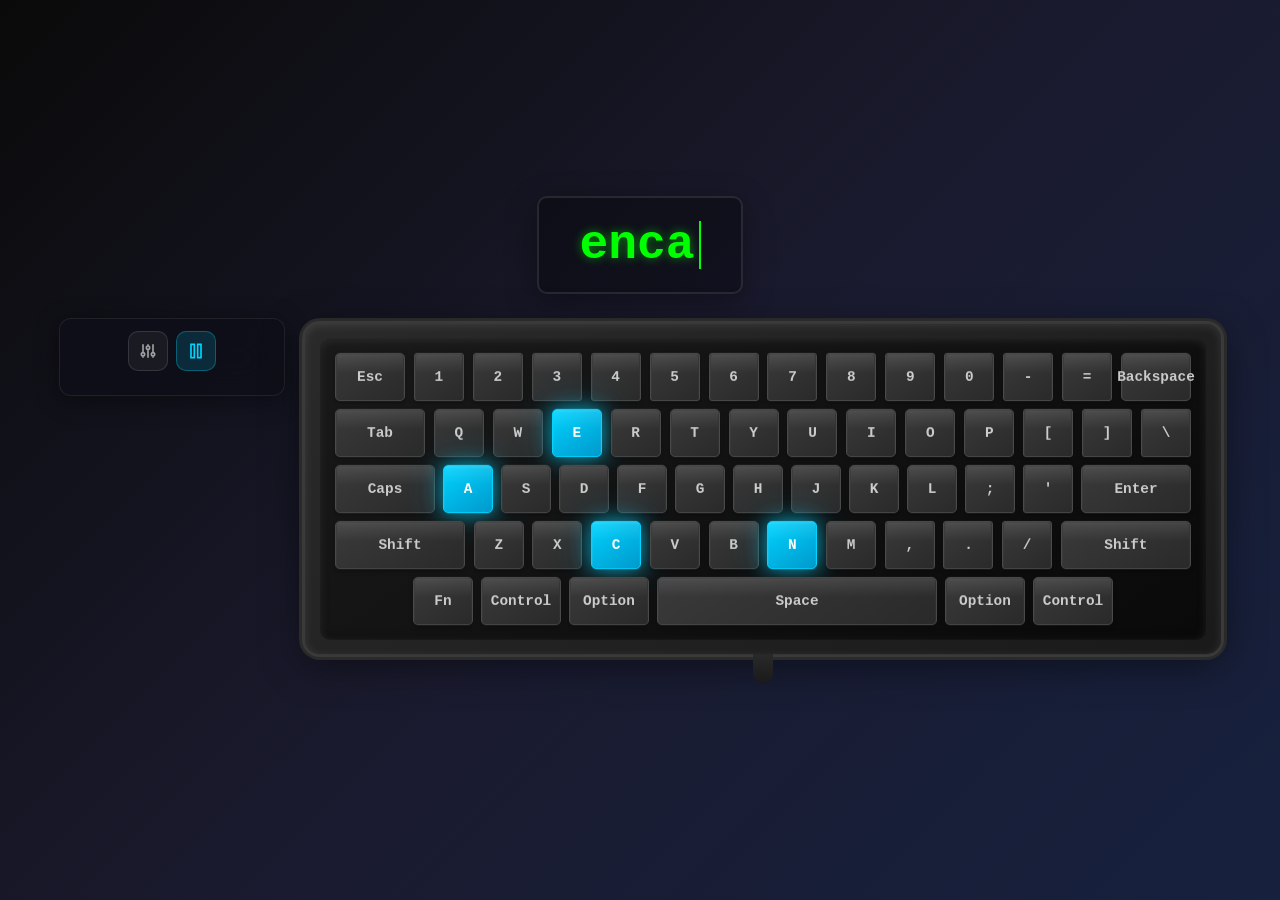
<file: keyboard-222-words/index.html>
<!DOCTYPE html>
<html lang="zh-CN">
<head>
    <meta charset="UTF-8">
    <meta name="viewport" content="width=device-width, initial-scale=1.0">
    <title>222 Words</title>
    <link rel="stylesheet" href="styles.css">
</head>
<body>
    <div class="container">
        <div class="word-display-wrapper">
            <div class="word-display" id="wordDisplay">
                <span id="wordContent"></span>
                <span id="cursor"></span>
                <div class="search-input-wrapper" id="searchInputWrapper">
                    <input type="text" id="searchInput" placeholder="" autocomplete="off" spellcheck="false">
                    <span id="inputCursor"></span>
                </div>
            </div>
            <button class="search-toggle-btn" id="searchToggleBtn" title="展开/折叠搜索结果">
                <svg viewBox="0 0 24 24" fill="none" stroke="currentColor" stroke-width="2">
                    <polyline points="6 9 12 15 18 9"/>
                </svg>
            </button>
            <div class="search-results" id="searchResults"></div>
        </div>

        <div class="main-area">
            <div class="controls-sidebar collapsed" id="controlsSidebar">
                <div class="top-buttons">
                    <button class="toggle-btn" id="toggleBtn" title="展开/折叠设置">
                        <svg viewBox="0 0 24 24" fill="none" stroke="currentColor" stroke-width="2">
                            <path d="M12 6V4m0 2a2 2 0 100 4m0-4a2 2 0 110 4m-6 8a2 2 0 100-4m0 4a2 2 0 110-4m0 4v2m0-6V4m6 6v10m6-2a2 2 0 100-4m0 4a2 2 0 110-4m0 4v2m0-6V4"/>
                        </svg>
                    </button>
                    <button class="toggle-btn play-pause-btn" id="playPauseBtn" title="暂停/启动">
                        <svg id="playIcon" viewBox="0 0 24 24" fill="none" stroke="currentColor" stroke-width="2">
                            <rect x="6" y="4" width="4" height="16"/>
                            <rect x="14" y="4" width="4" height="16"/>
                        </svg>
                    </button>
                </div>
                <div class="controls-content" id="controlsContent">
                    <div class="control-item">
                        <label for="typingSpeed">输入速度</label>
                        <div class="slider-wrapper">
                            <input id="typingSpeed" type="range" min="80" max="520" step="10" value="300">
                            <output id="typingSpeedValue">300ms</output>
                        </div>
                    </div>
                    <div class="control-item">
                        <label for="deleteSpeed">删除速度</label>
                        <div class="slider-wrapper">
                            <input id="deleteSpeed" type="range" min="60" max="420" step="10" value="200">
                            <output id="deleteSpeedValue">200ms</output>
                        </div>
                    </div>
                    <div class="control-item">
                        <label for="pauseDelay">停顿时间</label>
                        <div class="slider-wrapper">
                            <input id="pauseDelay" type="range" min="100" max="1500" step="50" value="700">
                            <output id="pauseDelayValue">700ms</output>
                        </div>
                    </div>
                </div>
            </div>
            
            <div class="keyboard-wrapper">
                <div class="keyboard-frame">
                    <div class="keyboard-body">
                        <div class="keyboard-row">
                            <div class="key key-long" data-key="escape">Esc</div>
                            <div class="key key-round" data-key="1">1</div>
                            <div class="key key-round" data-key="2">2</div>
                            <div class="key key-round" data-key="3">3</div>
                            <div class="key key-round" data-key="4">4</div>
                            <div class="key key-round" data-key="5">5</div>
                            <div class="key key-round" data-key="6">6</div>
                            <div class="key key-round" data-key="7">7</div>
                            <div class="key key-round" data-key="8">8</div>
                            <div class="key key-round" data-key="9">9</div>
                            <div class="key key-round" data-key="0">0</div>
                            <div class="key key-round" data-key="-">-</div>
                            <div class="key key-round" data-key="=">=</div>
                            <div class="key key-long" data-key="backspace">Backspace</div>
                        </div>
                        <div class="keyboard-row">
                            <div class="key key-tab" data-key="tab">Tab</div>
                            <div class="key" data-key="q">Q</div>
                            <div class="key" data-key="w">W</div>
                            <div class="key" data-key="e">E</div>
                            <div class="key" data-key="r">R</div>
                            <div class="key" data-key="t">T</div>
                            <div class="key" data-key="y">Y</div>
                            <div class="key" data-key="u">U</div>
                            <div class="key" data-key="i">I</div>
                            <div class="key" data-key="o">O</div>
                            <div class="key" data-key="p">P</div>
                            <div class="key key-round" data-key="[">[</div>
                            <div class="key key-round" data-key="]">]</div>
                            <div class="key key-round" data-key="\\">\</div>
                        </div>
                        <div class="keyboard-row">
                            <div class="key key-caps" data-key="capslock">Caps</div>
                            <div class="key" data-key="a">A</div>
                            <div class="key" data-key="s">S</div>
                            <div class="key" data-key="d">D</div>
                            <div class="key" data-key="f">F</div>
                            <div class="key" data-key="g">G</div>
                            <div class="key" data-key="h">H</div>
                            <div class="key" data-key="j">J</div>
                            <div class="key" data-key="k">K</div>
                            <div class="key" data-key="l">L</div>
                            <div class="key key-round" data-key=";">;</div>
                            <div class="key key-round" data-key="'">'</div>
                            <div class="key key-enter" data-key="enter">Enter</div>
                        </div>
                        <div class="keyboard-row">
                            <div class="key key-shift left" data-key="shift">Shift</div>
                            <div class="key" data-key="z">Z</div>
                            <div class="key" data-key="x">X</div>
                            <div class="key" data-key="c">C</div>
                            <div class="key" data-key="v">V</div>
                            <div class="key" data-key="b">B</div>
                            <div class="key" data-key="n">N</div>
                            <div class="key" data-key="m">M</div>
                            <div class="key key-round" data-key=",">,</div>
                            <div class="key key-round" data-key=".">.</div>
                            <div class="key key-round" data-key="/">/</div>
                            <div class="key key-shift right" data-key="shiftright">Shift</div>
                        </div>
                        <div class="keyboard-row">
                            <div class="key key-fn" data-key="fn">Fn</div>
                            <div class="key key-control" data-key="control">Control</div>
                            <div class="key key-alt" data-key="alt">Option</div>
                            <div class="key key-space" data-key="space">Space</div>
                            <div class="key key-alt" data-key="alt">Option</div>
                            <div class="key key-control" data-key="control">Control</div>
                        </div>
                    </div>
                    <div class="keyboard-cable"></div>
                </div>
            </div>
        </div>

        <div class="info" id="info"></div>
    </div>

    <script src="data.js"></script>
    <script src="keyboard.js"></script>
</body>
</html>
</file>
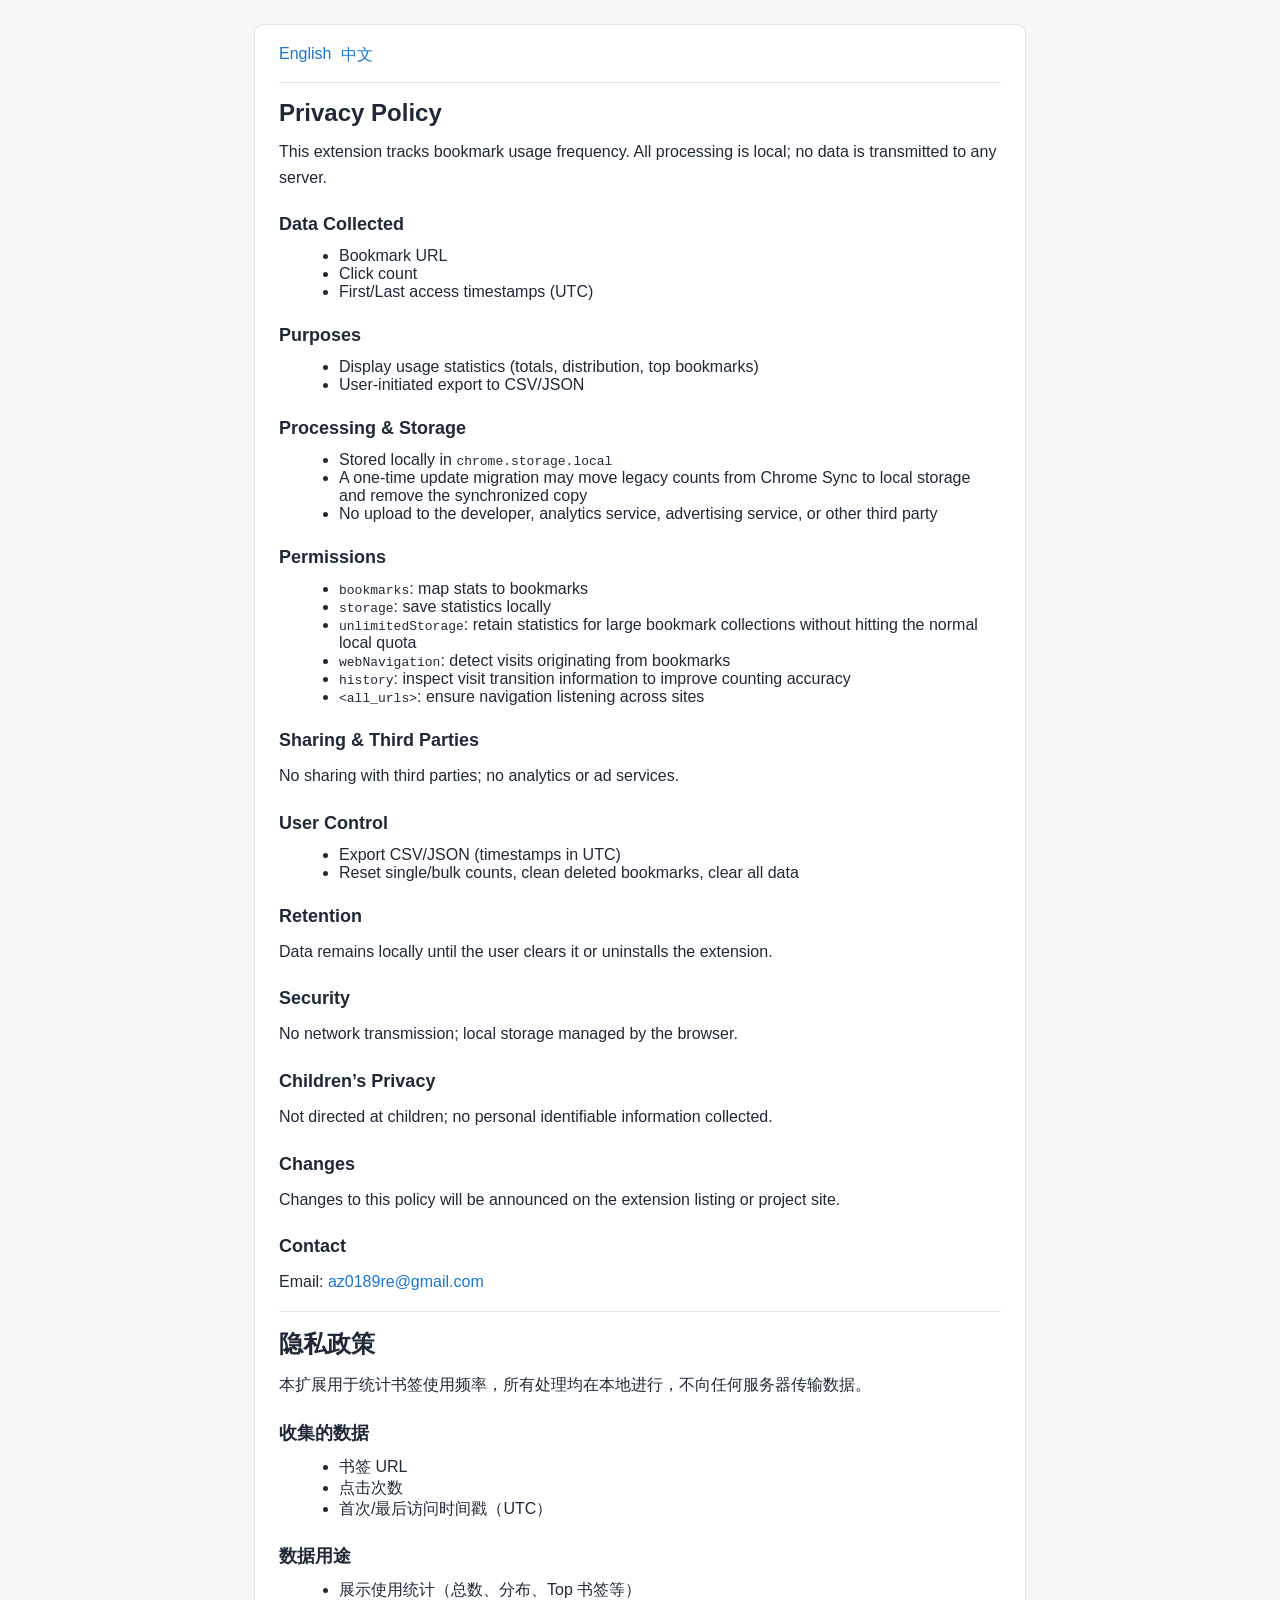
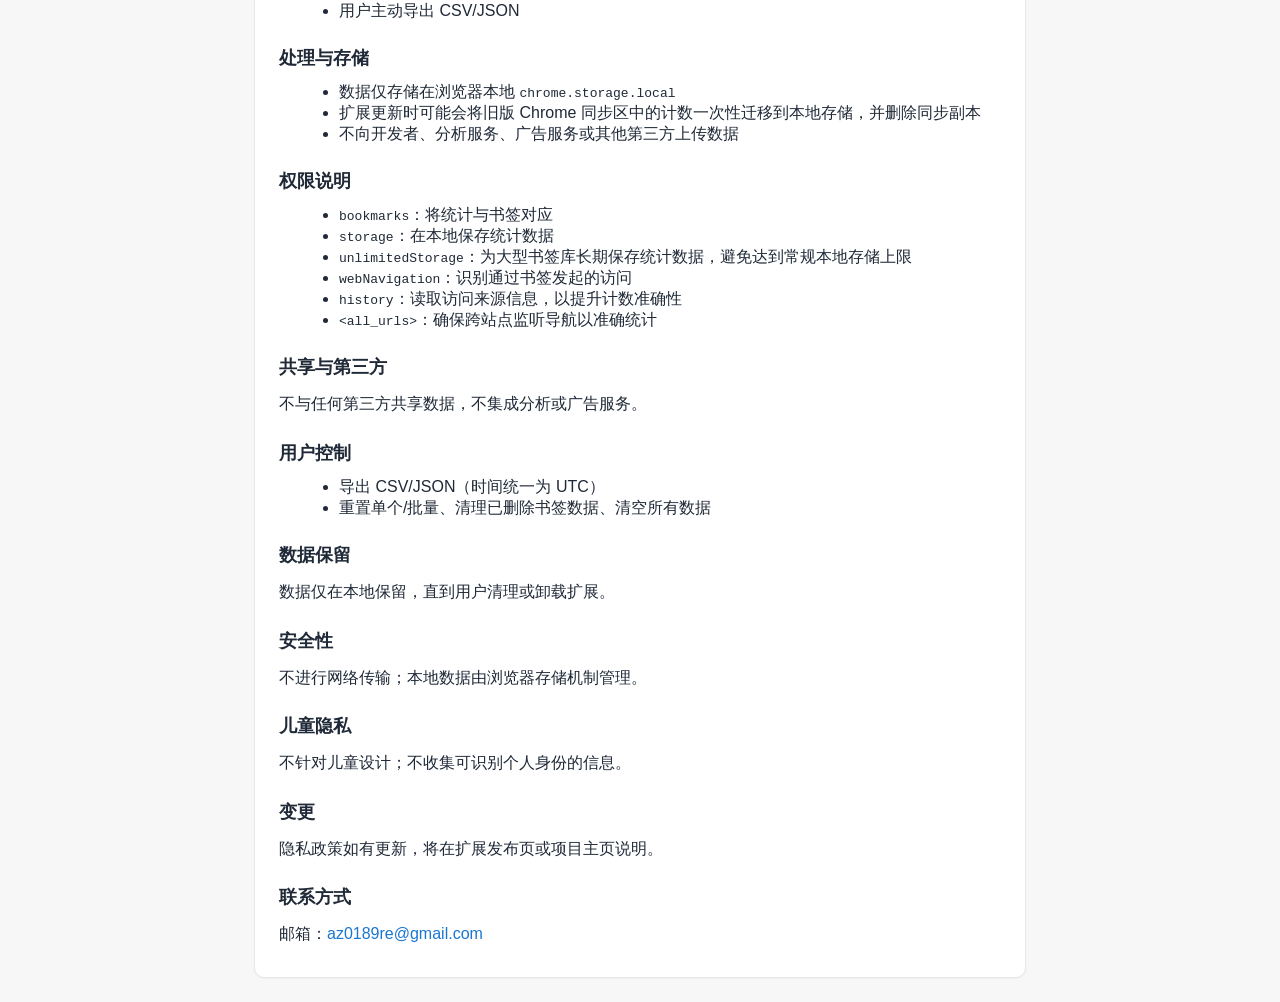
<file: bookmark-click-tracker-privacy.html>
<!DOCTYPE html>
<html lang="en">
<head>
  <meta charset="UTF-8">
  <meta name="viewport" content="width=device-width, initial-scale=1">
  <title>Privacy Policy · Bookmark Click Tracker</title>
  <style>
    * { box-sizing: border-box; }
    body { margin: 0; font-family: -apple-system, BlinkMacSystemFont, "Segoe UI", Roboto, "Helvetica Neue", Arial, "Noto Sans", "Apple Color Emoji", "Segoe UI Emoji"; color: #1f2937; background: #f7f7f7; }
    .container { max-width: 820px; margin: 0 auto; padding: 24px; }
    .card { background: #fff; border: 1px solid #e5e7eb; border-radius: 10px; box-shadow: 0 1px 2px rgba(0,0,0,0.04); }
    .content { padding: 20px 24px; }
    h1 { margin: 0 0 12px; font-size: 24px; }
    h2 { margin: 24px 0 12px; font-size: 18px; }
    p { margin: 10px 0; line-height: 1.6; }
    ul { margin: 8px 0 12px 20px; }
    a { color: #1976d2; text-decoration: none; }
    a:hover { text-decoration: underline; }
    .lang { display: flex; gap: 10px; margin-bottom: 10px; }
    .divider { height: 1px; background: #e5e7eb; margin: 16px 0; }
  </style>
  <link rel="icon" href="icon16.png">
</head>
<body>
  <div class="container">
    <div class="card">
      <div class="content">
        <div class="lang">
          <a href="#en">English</a>
          <a href="#zh">中文</a>
        </div>
        <div class="divider"></div>

        <section id="en" aria-labelledby="en-title">
          <h1 id="en-title">Privacy Policy</h1>
          <p>This extension tracks bookmark usage frequency. All processing is local; no data is transmitted to any server.</p>

          <h2>Data Collected</h2>
          <ul>
            <li>Bookmark URL</li>
            <li>Click count</li>
            <li>First/Last access timestamps (UTC)</li>
          </ul>

          <h2>Purposes</h2>
          <ul>
            <li>Display usage statistics (totals, distribution, top bookmarks)</li>
            <li>User-initiated export to CSV/JSON</li>
          </ul>

          <h2>Processing & Storage</h2>
          <ul>
            <li>Stored locally in <code>chrome.storage.local</code></li>
            <li>A one-time update migration may move legacy counts from Chrome Sync to local storage and remove the synchronized copy</li>
            <li>No upload to the developer, analytics service, advertising service, or other third party</li>
          </ul>

          <h2>Permissions</h2>
          <ul>
            <li><code>bookmarks</code>: map stats to bookmarks</li>
            <li><code>storage</code>: save statistics locally</li>
            <li><code>unlimitedStorage</code>: retain statistics for large bookmark collections without hitting the normal local quota</li>
            <li><code>webNavigation</code>: detect visits originating from bookmarks</li>
            <li><code>history</code>: inspect visit transition information to improve counting accuracy</li>
            <li><code>&lt;all_urls&gt;</code>: ensure navigation listening across sites</li>
          </ul>

          <h2>Sharing & Third Parties</h2>
          <p>No sharing with third parties; no analytics or ad services.</p>

          <h2>User Control</h2>
          <ul>
            <li>Export CSV/JSON (timestamps in UTC)</li>
            <li>Reset single/bulk counts, clean deleted bookmarks, clear all data</li>
          </ul>

          <h2>Retention</h2>
          <p>Data remains locally until the user clears it or uninstalls the extension.</p>

          <h2>Security</h2>
          <p>No network transmission; local storage managed by the browser.</p>

          <h2>Children’s Privacy</h2>
          <p>Not directed at children; no personal identifiable information collected.</p>

          <h2>Changes</h2>
          <p>Changes to this policy will be announced on the extension listing or project site.</p>

          <h2>Contact</h2>
          <p>Email: <a href="mailto:az0189re@gmail.com">az0189re@gmail.com</a></p>
        </section>

        <div class="divider"></div>

        <section id="zh" aria-labelledby="zh-title">
          <h1 id="zh-title">隐私政策</h1>
          <p>本扩展用于统计书签使用频率，所有处理均在本地进行，不向任何服务器传输数据。</p>

          <h2>收集的数据</h2>
          <ul>
            <li>书签 URL</li>
            <li>点击次数</li>
            <li>首次/最后访问时间戳（UTC）</li>
          </ul>

          <h2>数据用途</h2>
          <ul>
            <li>展示使用统计（总数、分布、Top 书签等）</li>
            <li>用户主动导出 CSV/JSON</li>
          </ul>

          <h2>处理与存储</h2>
          <ul>
            <li>数据仅存储在浏览器本地 <code>chrome.storage.local</code></li>
            <li>扩展更新时可能会将旧版 Chrome 同步区中的计数一次性迁移到本地存储，并删除同步副本</li>
            <li>不向开发者、分析服务、广告服务或其他第三方上传数据</li>
          </ul>

          <h2>权限说明</h2>
          <ul>
            <li><code>bookmarks</code>：将统计与书签对应</li>
            <li><code>storage</code>：在本地保存统计数据</li>
            <li><code>unlimitedStorage</code>：为大型书签库长期保存统计数据，避免达到常规本地存储上限</li>
            <li><code>webNavigation</code>：识别通过书签发起的访问</li>
            <li><code>history</code>：读取访问来源信息，以提升计数准确性</li>
            <li><code>&lt;all_urls&gt;</code>：确保跨站点监听导航以准确统计</li>
          </ul>

          <h2>共享与第三方</h2>
          <p>不与任何第三方共享数据，不集成分析或广告服务。</p>

          <h2>用户控制</h2>
          <ul>
            <li>导出 CSV/JSON（时间统一为 UTC）</li>
            <li>重置单个/批量、清理已删除书签数据、清空所有数据</li>
          </ul>

          <h2>数据保留</h2>
          <p>数据仅在本地保留，直到用户清理或卸载扩展。</p>

          <h2>安全性</h2>
          <p>不进行网络传输；本地数据由浏览器存储机制管理。</p>

          <h2>儿童隐私</h2>
          <p>不针对儿童设计；不收集可识别个人身份的信息。</p>

          <h2>变更</h2>
          <p>隐私政策如有更新，将在扩展发布页或项目主页说明。</p>

          <h2>联系方式</h2>
          <p>邮箱：<a href="mailto:az0189re@gmail.com">az0189re@gmail.com</a></p>
        </section>
      </div>
    </div>
  </div>
</body>
</html>
</file>
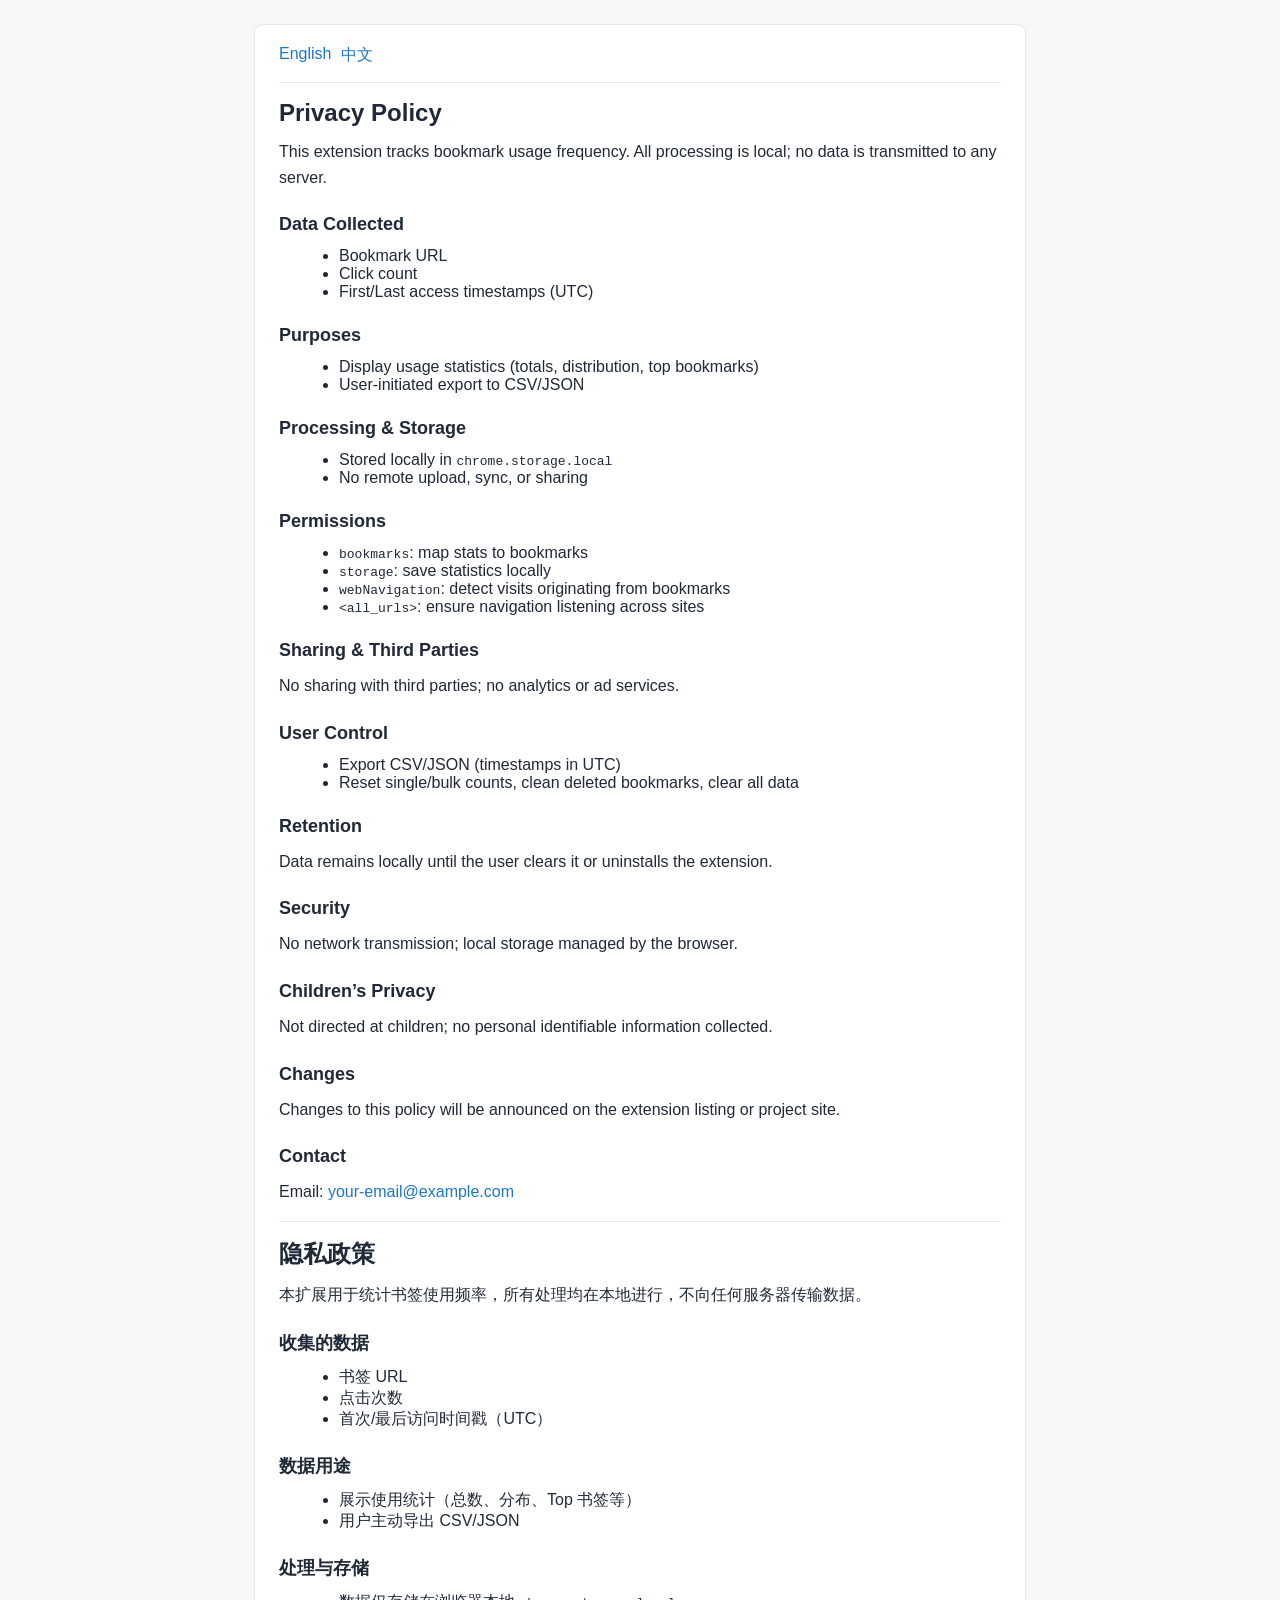
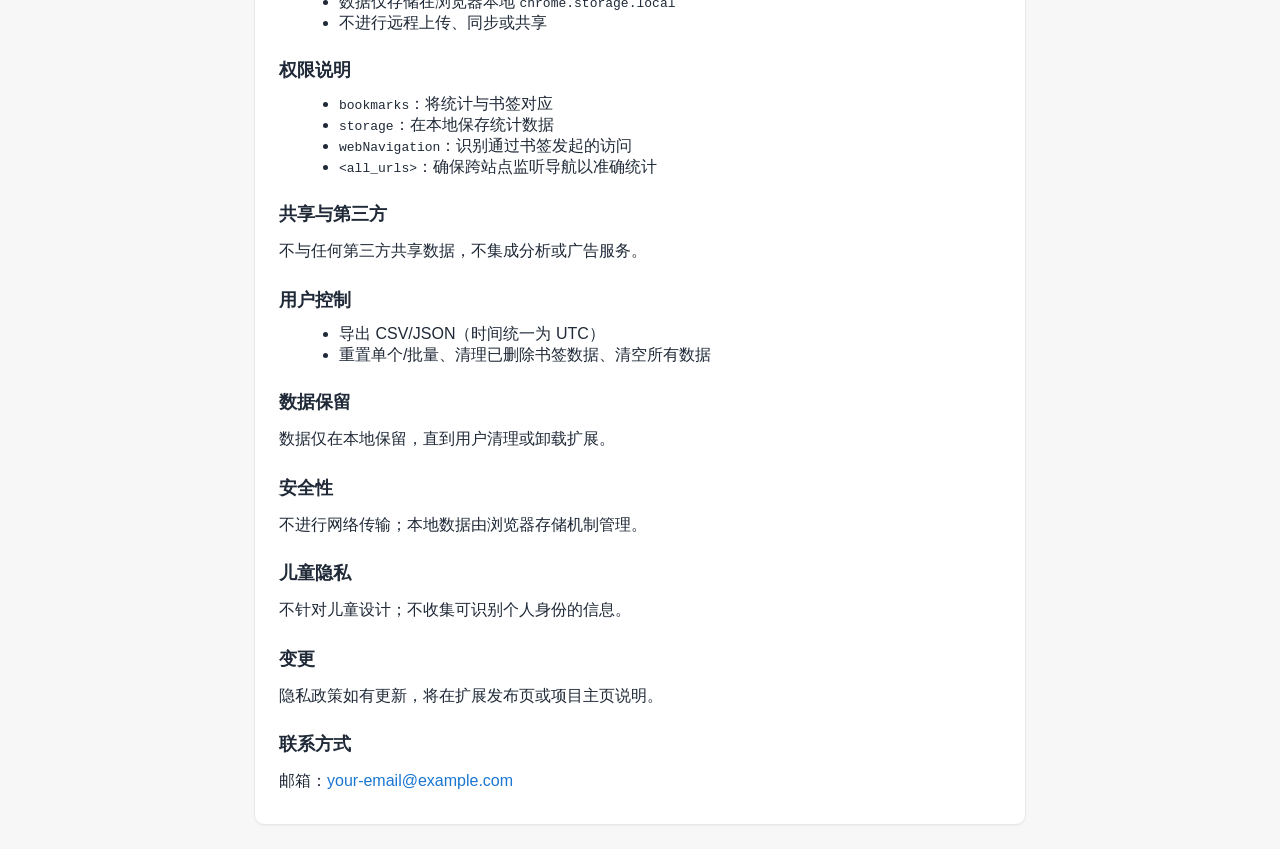
<file: privacy.html>
<!DOCTYPE html>
<html lang="en">
<head>
  <meta charset="UTF-8">
  <meta name="viewport" content="width=device-width, initial-scale=1">
  <title>Privacy Policy · Bookmark Click Tracker</title>
  <style>
    * { box-sizing: border-box; }
    body { margin: 0; font-family: -apple-system, BlinkMacSystemFont, "Segoe UI", Roboto, "Helvetica Neue", Arial, "Noto Sans", "Apple Color Emoji", "Segoe UI Emoji"; color: #1f2937; background: #f7f7f7; }
    .container { max-width: 820px; margin: 0 auto; padding: 24px; }
    .card { background: #fff; border: 1px solid #e5e7eb; border-radius: 10px; box-shadow: 0 1px 2px rgba(0,0,0,0.04); }
    .content { padding: 20px 24px; }
    h1 { margin: 0 0 12px; font-size: 24px; }
    h2 { margin: 24px 0 12px; font-size: 18px; }
    p { margin: 10px 0; line-height: 1.6; }
    ul { margin: 8px 0 12px 20px; }
    a { color: #1976d2; text-decoration: none; }
    a:hover { text-decoration: underline; }
    .lang { display: flex; gap: 10px; margin-bottom: 10px; }
    .divider { height: 1px; background: #e5e7eb; margin: 16px 0; }
  </style>
  <link rel="icon" href="icon16.png">
</head>
<body>
  <div class="container">
    <div class="card">
      <div class="content">
        <div class="lang">
          <a href="#en">English</a>
          <a href="#zh">中文</a>
        </div>
        <div class="divider"></div>

        <section id="en" aria-labelledby="en-title">
          <h1 id="en-title">Privacy Policy</h1>
          <p>This extension tracks bookmark usage frequency. All processing is local; no data is transmitted to any server.</p>

          <h2>Data Collected</h2>
          <ul>
            <li>Bookmark URL</li>
            <li>Click count</li>
            <li>First/Last access timestamps (UTC)</li>
          </ul>

          <h2>Purposes</h2>
          <ul>
            <li>Display usage statistics (totals, distribution, top bookmarks)</li>
            <li>User-initiated export to CSV/JSON</li>
          </ul>

          <h2>Processing & Storage</h2>
          <ul>
            <li>Stored locally in <code>chrome.storage.local</code></li>
            <li>No remote upload, sync, or sharing</li>
          </ul>

          <h2>Permissions</h2>
          <ul>
            <li><code>bookmarks</code>: map stats to bookmarks</li>
            <li><code>storage</code>: save statistics locally</li>
            <li><code>webNavigation</code>: detect visits originating from bookmarks</li>
            <li><code>&lt;all_urls&gt;</code>: ensure navigation listening across sites</li>
          </ul>

          <h2>Sharing & Third Parties</h2>
          <p>No sharing with third parties; no analytics or ad services.</p>

          <h2>User Control</h2>
          <ul>
            <li>Export CSV/JSON (timestamps in UTC)</li>
            <li>Reset single/bulk counts, clean deleted bookmarks, clear all data</li>
          </ul>

          <h2>Retention</h2>
          <p>Data remains locally until the user clears it or uninstalls the extension.</p>

          <h2>Security</h2>
          <p>No network transmission; local storage managed by the browser.</p>

          <h2>Children’s Privacy</h2>
          <p>Not directed at children; no personal identifiable information collected.</p>

          <h2>Changes</h2>
          <p>Changes to this policy will be announced on the extension listing or project site.</p>

          <h2>Contact</h2>
          <p>Email: <a href="mailto:your-email@example.com">your-email@example.com</a></p>
        </section>

        <div class="divider"></div>

        <section id="zh" aria-labelledby="zh-title">
          <h1 id="zh-title">隐私政策</h1>
          <p>本扩展用于统计书签使用频率，所有处理均在本地进行，不向任何服务器传输数据。</p>

          <h2>收集的数据</h2>
          <ul>
            <li>书签 URL</li>
            <li>点击次数</li>
            <li>首次/最后访问时间戳（UTC）</li>
          </ul>

          <h2>数据用途</h2>
          <ul>
            <li>展示使用统计（总数、分布、Top 书签等）</li>
            <li>用户主动导出 CSV/JSON</li>
          </ul>

          <h2>处理与存储</h2>
          <ul>
            <li>数据仅存储在浏览器本地 <code>chrome.storage.local</code></li>
            <li>不进行远程上传、同步或共享</li>
          </ul>

          <h2>权限说明</h2>
          <ul>
            <li><code>bookmarks</code>：将统计与书签对应</li>
            <li><code>storage</code>：在本地保存统计数据</li>
            <li><code>webNavigation</code>：识别通过书签发起的访问</li>
            <li><code>&lt;all_urls&gt;</code>：确保跨站点监听导航以准确统计</li>
          </ul>

          <h2>共享与第三方</h2>
          <p>不与任何第三方共享数据，不集成分析或广告服务。</p>

          <h2>用户控制</h2>
          <ul>
            <li>导出 CSV/JSON（时间统一为 UTC）</li>
            <li>重置单个/批量、清理已删除书签数据、清空所有数据</li>
          </ul>

          <h2>数据保留</h2>
          <p>数据仅在本地保留，直到用户清理或卸载扩展。</p>

          <h2>安全性</h2>
          <p>不进行网络传输；本地数据由浏览器存储机制管理。</p>

          <h2>儿童隐私</h2>
          <p>不针对儿童设计；不收集可识别个人身份的信息。</p>

          <h2>变更</h2>
          <p>隐私政策如有更新，将在扩展发布页或项目主页说明。</p>

          <h2>联系方式</h2>
          <p>邮箱：<a href="mailto:your-email@example.com">your-email@example.com</a></p>
        </section>
      </div>
    </div>
  </div>
</body>
</html>
</file>
<file: keyboard-222-words/styles.css>
* {
    margin: 0;
    padding: 0;
    box-sizing: border-box;
}

body {
    font-family: 'Consolas', 'Monaco', 'Courier New', monospace;
    background: linear-gradient(135deg, #0a0a0a 0%, #1a1a2e 50%, #16213e 100%);
    min-height: 100vh;
    display: flex;
    flex-direction: column;
    align-items: center;
    justify-content: center;
    color: #fff;
    overflow: hidden;
}

.container {
    display: flex;
    flex-direction: column;
    align-items: center;
    gap: 24px;
}

.word-display-wrapper {
    display: flex;
    align-items: center;
    position: relative;
}

.word-display {
    font-size: 3rem;
    font-weight: bold;
    min-height: 80px;
    display: flex;
    align-items: center;
    gap: 2px;
    background: rgba(0, 0, 0, 0.3);
    padding: 20px 40px;
    border-radius: 10px;
    border: 2px solid rgba(255, 255, 255, 0.1);
    box-shadow: 0 8px 32px rgba(0, 0, 0, 0.3);
    transition: all 0.3s ease;
    position: relative;
}

.word-display.search-mode {
    border-color: rgba(0, 212, 255, 0.3);
    box-shadow: 0 8px 32px rgba(0, 0, 0, 0.3), 0 0 20px rgba(0, 212, 255, 0.1);
    padding-right: 20px;
}

.word-display-wrapper.search-mode .search-toggle-btn {
    display: flex;
}

.word-display-wrapper.search-mode .search-results {
    display: none;
}

.search-results.open {
    display: block !important;
}

.search-toggle-btn.rotated svg {
    transform: rotate(180deg);
}

.word-display.search-mode #wordContent {
    display: none;
}

#wordContent {
    color: #00ff00;
    text-shadow: 0 0 10px rgba(0, 255, 0, 0.5);
}

#searchInput {
    background: transparent;
    border: none;
    outline: none;
    font-size: 3rem;
    font-weight: bold;
    font-family: inherit;
    color: #00d4ff;
    text-shadow: 0 0 10px rgba(0, 212, 255, 0.5);
    min-width: 20px;
    width: auto;
    caret-color: transparent;
    display: none;
}

.search-input-wrapper {
    display: none;
    align-items: center;
    position: relative;
}

.word-display.search-mode .search-input-wrapper {
    display: inline-flex;
}

.word-display.search-mode #searchInput {
    display: inline;
}

#inputCursor {
    display: inline-block;
    width: 2px;
    height: 3rem;
    background-color: #00d4ff;
    animation: blink 1s infinite;
    margin-left: 1px;
}

#searchInput::placeholder {
    color: rgba(0, 212, 255, 0.4);
}

.search-toggle-btn {
    display: none;
    width: 32px;
    height: 32px;
    border-radius: 6px;
    border: 1px solid rgba(255, 255, 255, 0.15);
    background: rgba(255, 255, 255, 0.05);
    color: rgba(255, 255, 255, 0.6);
    cursor: pointer;
    align-items: center;
    justify-content: center;
    transition: all 0.2s ease;
    margin-left: 12px;
    flex-shrink: 0;
}

.search-toggle-btn:hover {
    background: rgba(255, 255, 255, 0.1);
    color: #fff;
    border-color: rgba(255, 255, 255, 0.25);
}

.search-toggle-btn svg {
    width: 18px;
    height: 18px;
}

.search-results {
    position: absolute;
    top: calc(100% + 8px);
    left: 0;
    right: 0;
    background: rgba(15, 15, 25, 0.98);
    border: 1px solid rgba(255, 255, 255, 0.1);
    border-radius: 8px;
    max-height: 300px;
    overflow-y: auto;
    display: none;
    z-index: 100;
    backdrop-filter: blur(20px);
    box-shadow: 0 8px 32px rgba(0, 0, 0, 0.5);
}

/* Custom scrollbar for search results */
.search-results::-webkit-scrollbar {
    width: 8px;
}

.search-results::-webkit-scrollbar-track {
    background: rgba(0, 0, 0, 0.2);
    border-radius: 4px;
    margin: 4px 0;
}

.search-results::-webkit-scrollbar-thumb {
    background: linear-gradient(180deg, rgba(0, 212, 255, 0.4) 0%, rgba(0, 212, 255, 0.2) 100%);
    border-radius: 4px;
    border: 2px solid transparent;
    background-clip: padding-box;
}

.search-results::-webkit-scrollbar-thumb:hover {
    background: linear-gradient(180deg, rgba(0, 212, 255, 0.6) 0%, rgba(0, 212, 255, 0.4) 100%);
    background-clip: padding-box;
}

/* Firefox scrollbar */
.search-results {
    scrollbar-width: thin;
    scrollbar-color: rgba(0, 212, 255, 0.3) rgba(0, 0, 0, 0.2);
}

.search-results.open {
    display: block;
}

.search-result-item {
    padding: 10px 16px;
    cursor: pointer;
    border-bottom: 1px solid rgba(255, 255, 255, 0.05);
    display: flex;
    justify-content: space-between;
    align-items: center;
    font-size: 1rem;
    transition: background 0.15s ease;
}

.search-result-item:last-child {
    border-bottom: none;
}

.search-result-item:hover {
    background: rgba(0, 212, 255, 0.1);
}

.search-result-item .word {
    color: #00d4ff;
    font-weight: 600;
}

.search-result-item .pinyin {
    color: rgba(255, 255, 255, 0.5);
    font-size: 0.85rem;
}

.search-result-item .pinyin::before {
    content: '(';
}

.search-result-item .pinyin::after {
    content: ')';
}

#cursor {
    display: inline-block;
    width: 2px;
    height: 3rem;
    background-color: #00ff00;
    animation: blink 1s infinite;
    margin-left: 2px;
}

@keyframes blink {
    0%, 50% { opacity: 1; }
    51%, 100% { opacity: 0; }
}

.word-display.search-mode #cursor {
    display: none;
}

#wordContent {
    color: #00ff00;
    text-shadow: 0 0 10px rgba(0, 255, 0, 0.5);
}

.main-area {
    display: flex;
    align-items: flex-start;
    gap: 20px;
}

.controls-sidebar {
    display: flex;
    flex-direction: column;
    gap: 12px;
    padding: 16px 12px;
    background: rgba(15, 15, 25, 0.95);
    border-radius: 12px;
    border: 1px solid rgba(255, 255, 255, 0.08);
    backdrop-filter: blur(20px);
    box-shadow: 0 4px 24px rgba(0, 0, 0, 0.4);
    transition: all 0.3s cubic-bezier(0.4, 0, 0.2, 1);
    min-height: 260px;
}

.controls-sidebar.collapsed {
    min-height: auto;
    padding: 12px;
}

.controls-sidebar.collapsed .controls-content {
    max-height: 0;
    opacity: 0;
    margin-top: 0;
    overflow: hidden;
}

.top-buttons {
    display: flex;
    gap: 8px;
    justify-content: center;
}

.controls-content {
    display: flex;
    flex-direction: column;
    gap: 16px;
    max-height: 400px;
    opacity: 1;
    transition: all 0.3s cubic-bezier(0.4, 0, 0.2, 1);
    margin-top: 12px;
}

.toggle-btn {
    width: 40px;
    height: 40px;
    border-radius: 10px;
    border: 1px solid rgba(255, 255, 255, 0.12);
    background: rgba(255, 255, 255, 0.05);
    color: #a0a0a0;
    cursor: pointer;
    display: flex;
    align-items: center;
    justify-content: center;
    transition: all 0.2s ease;
}

.toggle-btn:hover {
    background: rgba(255, 255, 255, 0.1);
    color: #fff;
    border-color: rgba(255, 255, 255, 0.2);
}

.toggle-btn.playing {
    background: rgba(0, 212, 255, 0.15);
    color: #00d4ff;
    border-color: rgba(0, 212, 255, 0.3);
}

.toggle-btn svg {
    width: 20px;
    height: 20px;
}

.control-item {
    display: flex;
    flex-direction: column;
    gap: 8px;
    width: 200px;
}

.control-item label {
    font-size: 0.75rem;
    font-weight: 600;
    color: rgba(255, 255, 255, 0.7);
    text-transform: uppercase;
    letter-spacing: 0.5px;
}

.slider-wrapper {
    display: flex;
    align-items: center;
    gap: 12px;
}

input[type="range"] {
    -webkit-appearance: none;
    appearance: none;
    flex: 1;
    height: 6px;
    border-radius: 3px;
    background: linear-gradient(90deg, rgba(0, 212, 255, 0.3) 0%, rgba(0, 212, 255, 0.1) 100%);
    outline: none;
    cursor: pointer;
}

input[type="range"]::-webkit-slider-thumb {
    -webkit-appearance: none;
    appearance: none;
    width: 18px;
    height: 18px;
    border-radius: 50%;
    background: linear-gradient(135deg, #00d4ff 0%, #0099cc 100%);
    cursor: pointer;
    box-shadow: 0 2px 8px rgba(0, 212, 255, 0.4);
    transition: all 0.2s ease;
    border: 2px solid rgba(255, 255, 255, 0.2);
}

input[type="range"]::-webkit-slider-thumb:hover {
    transform: scale(1.15);
    box-shadow: 0 3px 12px rgba(0, 212, 255, 0.6);
}

input[type="range"]::-moz-range-thumb {
    width: 18px;
    height: 18px;
    border-radius: 50%;
    background: linear-gradient(135deg, #00d4ff 0%, #0099cc 100%);
    cursor: pointer;
    box-shadow: 0 2px 8px rgba(0, 212, 255, 0.4);
    transition: all 0.2s ease;
    border: 2px solid rgba(255, 255, 255, 0.2);
}

input[type="range"]::-moz-range-thumb:hover {
    transform: scale(1.15);
    box-shadow: 0 3px 12px rgba(0, 212, 255, 0.6);
}

.control-item output {
    min-width: 50px;
    font-size: 0.85rem;
    font-weight: 600;
    color: #00d4ff;
    text-align: right;
    font-variant-numeric: tabular-nums;
}

.keyboard-wrapper {
    perspective: 1000px;
    transform: rotateX(15deg);
    transform-style: preserve-3d;
}

.keyboard-frame {
    background: linear-gradient(145deg, #2a2a2a 0%, #1a1a1a 100%);
    padding: 15px;
    border-radius: 15px;
    box-shadow: 
        0 0 0 3px #3a3a3a,
        0 0 0 6px #2a2a2a,
        0 10px 40px rgba(0, 0, 0, 0.5),
        inset 0 2px 10px rgba(255, 255, 255, 0.1);
    position: relative;
}

.keyboard-frame::before {
    content: '';
    position: absolute;
    top: -3px;
    left: -3px;
    right: -3px;
    bottom: -3px;
    background: linear-gradient(145deg, #3a3a3a, #2a2a2a);
    border-radius: 18px;
    z-index: -1;
}

.keyboard-body {
    background: linear-gradient(145deg, #1a1a1a 0%, #0a0a0a 100%);
    padding: 15px;
    border-radius: 10px;
    width: max-content;
    box-shadow: 
        inset 0 2px 10px rgba(255, 255, 255, 0.1),
        inset 0 -2px 10px rgba(0, 0, 0, 0.3);
}

.keyboard-row {
    display: flex;
    gap: 8px;
    margin-bottom: 8px;
    justify-content: center;
}

.keyboard-body > .keyboard-row:nth-child(-n+4) {
    width: 856px;
    gap: 0;
    justify-content: space-between;
}

.keyboard-row:last-child {
    margin-bottom: 0;
}

.key {
    width: 50px;
    height: 50px;
    background: linear-gradient(145deg, #3a3a3a 0%, #2a2a2a 100%);
    border: 1px solid #4a4a4a;
    border-radius: 5px;
    display: flex;
    justify-content: center;
    align-items: center;
    font-size: 0.9rem;
    font-weight: bold;
    color: #ccc;
    cursor: pointer;
    transition: all 0.1s ease;
    box-shadow: 
        0 2px 5px rgba(0, 0, 0, 0.3),
        inset 0 1px 2px rgba(255, 255, 255, 0.1);
    position: relative;
    user-select: none;
    flex-shrink: 0;
}

.key::before {
    content: '';
    position: absolute;
    top: 1px;
    left: 1px;
    right: 1px;
    height: 40%;
    background: linear-gradient(180deg, rgba(255, 255, 255, 0.1) 0%, transparent 100%);
    border-radius: 3px 3px 0 0;
}

.key.key-round {
    border-radius: 3px;
}

.key.key-long {
    width: 70px;
}

.key.key-tab {
    width: 90px;
}

.key.key-caps {
    width: 100px;
}

.key.key-enter {
    width: 110px;
}

.key.key-shift {
    width: 130px;
}

.key.key-fn {
    width: 60px;
}

.key.key-control {
    width: 80px;
}

.key.key-alt {
    width: 80px;
}

.key.key-space {
    width: 280px;
}

.key:hover {
    background: linear-gradient(145deg, #4a4a4a 0%, #3a3a3a 100%);
    transform: translateY(-1px);
    box-shadow: 
        0 3px 8px rgba(0, 0, 0, 0.4),
        inset 0 1px 2px rgba(255, 255, 255, 0.15);
}

.key:active,
.key.pressed {
    background: linear-gradient(145deg, #2a2a2a 0%, #1a1a1a 100%);
    transform: translateY(2px);
    box-shadow: 
        0 1px 2px rgba(0, 0, 0, 0.2),
        inset 0 1px 3px rgba(0, 0, 0, 0.3);
}

.key.active {
    background: linear-gradient(145deg, #00d4ff 0%, #0099cc 100%);
    color: #fff;
    border-color: #00d4ff;
    box-shadow: 
        0 0 20px rgba(0, 212, 255, 0.6),
        0 0 40px rgba(0, 212, 255, 0.3),
        inset 0 1px 2px rgba(255, 255, 255, 0.2);
    animation: keyGlow 0.3s ease-out;
}

@keyframes keyGlow {
    0% {
        box-shadow: 
            0 0 30px rgba(0, 212, 255, 0.8),
            0 0 60px rgba(0, 212, 255, 0.4),
            inset 0 1px 2px rgba(255, 255, 255, 0.3);
    }
    100% {
        box-shadow: 
            0 0 20px rgba(0, 212, 255, 0.6),
            0 0 40px rgba(0, 212, 255, 0.3),
            inset 0 1px 2px rgba(255, 255, 255, 0.2);
    }
}

.key.active.twice {
    background: linear-gradient(145deg, #ff6b6b 0%, #ee5a5a 100%);
    color: #fff;
    border-color: #ff6b6b;
    box-shadow: 
        0 0 20px rgba(255, 107, 107, 0.6),
        0 0 40px rgba(255, 107, 107, 0.3),
        inset 0 1px 2px rgba(255, 255, 255, 0.2);
}

.key.active.twice:hover {
    background: linear-gradient(145deg, #ff6b6b 0%, #ee5a5a 100%);
    border-color: #ff6b6b;
    box-shadow: 
        0 0 25px rgba(255, 107, 107, 0.8),
        0 0 50px rgba(255, 107, 107, 0.5),
        inset 0 1px 2px rgba(255, 255, 255, 0.3);
}

.keyboard-cable {
    position: absolute;
    bottom: -30px;
    left: 50%;
    transform: translateX(-50%);
    width: 20px;
    height: 30px;
    background: linear-gradient(180deg, #2a2a2a 0%, #1a1a1a 100%);
    border-radius: 0 0 10px 10px;
}

.info {
    font-size: 1rem;
    color: rgba(255, 255, 255, 0.7);
    margin-top: 20px;
    text-align: center;
}

@media (max-width: 1100px) {
    .main-area {
        flex-direction: column;
        align-items: center;
    }
    
    .controls-sidebar {
        flex-direction: row;
        flex-wrap: wrap;
        min-height: auto;
        padding: 12px 16px;
    }
    
    .controls-sidebar.collapsed {
        padding: 8px 12px;
    }
    
    .toggle-btn {
        width: 36px;
        height: 36px;
    }
    
    .controls-content {
        flex-direction: row;
        flex-wrap: wrap;
        gap: 12px;
        margin-top: 0;
        margin-left: 12px;
    }
    
    .controls-sidebar.collapsed .controls-content {
        margin-left: 0;
    }
    
    .control-item {
        width: auto;
        min-width: 160px;
    }
}

@media (max-width: 700px) {
    body {
        overflow: auto;
        padding: 20px 0;
    }
    
    .controls-content {
        flex-direction: column;
    }
    
    .control-item {
        width: 100%;
    }
    
    .keyboard-wrapper {
        transform: rotateX(10deg) scale(0.9);
        transform-origin: top center;
    }
}
</file>
